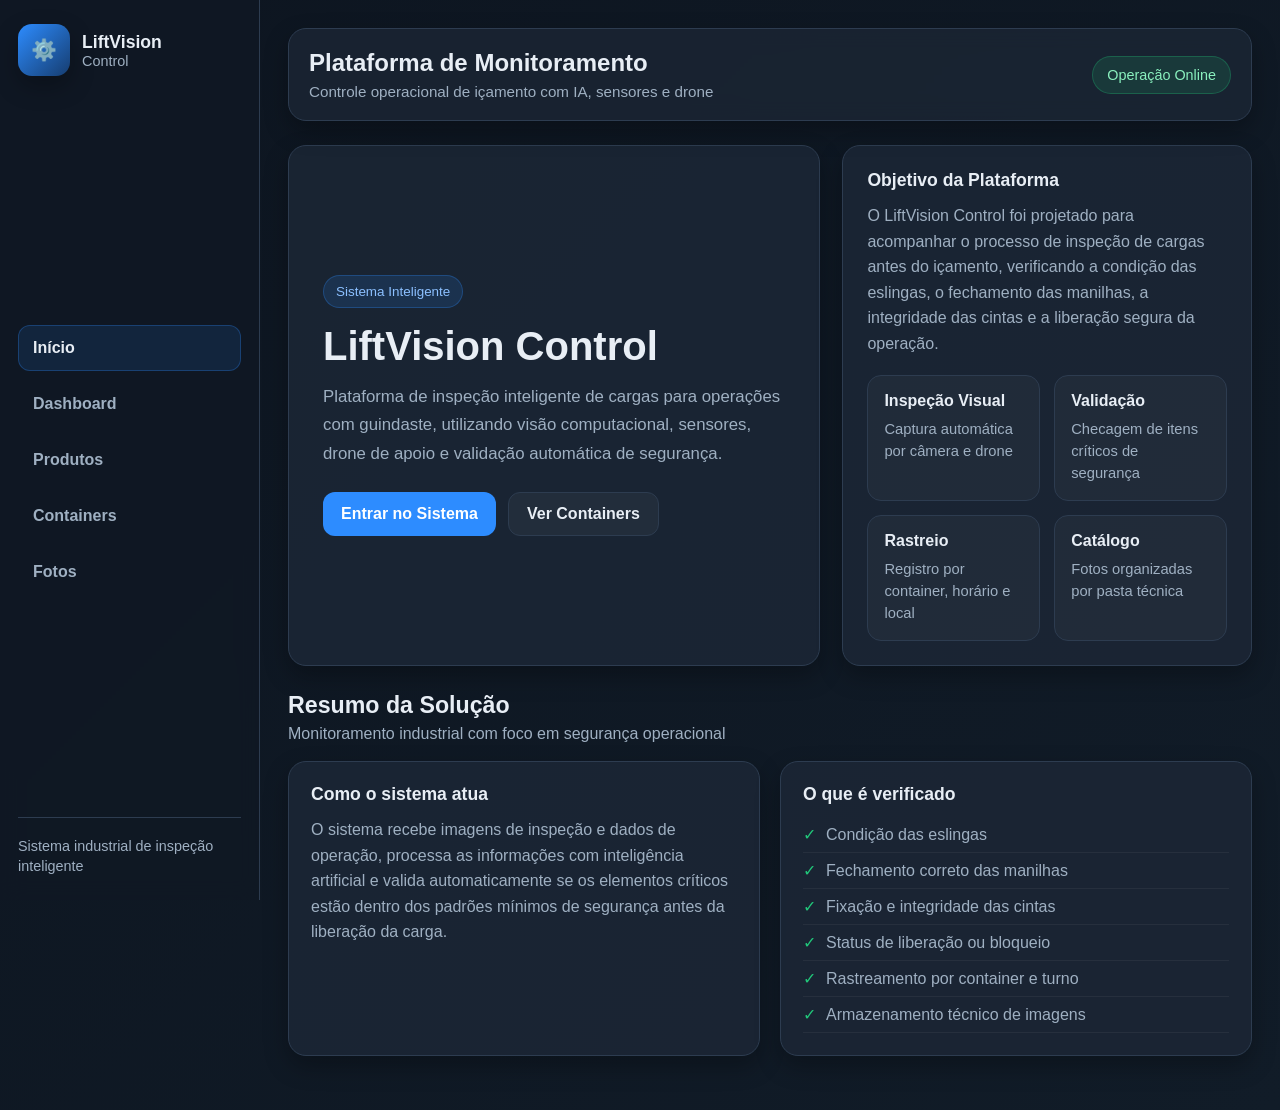
<file: index.html>
<!DOCTYPE html>
<html lang="pt-BR">
<head>
  <meta charset="UTF-8" />
  <meta name="viewport" content="width=device-width, initial-scale=1.0" />
  <title>LiftVision Control | Início</title>
  <link rel="stylesheet" href="style.css" />
</head>
<body data-page="inicio">
  <!-- Sidebar fixa de navegação -->
  <aside class="sidebar" id="sidebar">
    <div class="brand">
      <div class="brand-icon">⚙️</div>
      <div>
        <h1>LiftVision</h1>
        <p>Control</p>
      </div>
    </div>

    <nav class="nav-menu">
      <a href="index.html" class="nav-link active">Início</a>
      <a href="dashboard.html" class="nav-link">Dashboard</a>
      <a href="produtos.html" class="nav-link">Produtos</a>
      <a href="containers.html" class="nav-link">Containers</a>
      <a href="fotos.html" class="nav-link">Fotos</a>
    </nav>

    <div class="sidebar-footer">
      <p>Sistema industrial de inspeção inteligente</p>
    </div>
  </aside>

  <main class="main-content">
    <!-- Cabeçalho topo -->
    <header class="topbar">
      <button class="menu-toggle" id="menuToggle">☰</button>
      <div>
        <h2>Plataforma de Monitoramento</h2>
        <p>Controle operacional de içamento com IA, sensores e drone</p>
      </div>
      <div class="topbar-badge">Operação Online</div>
    </header>

    <!-- Hero principal -->
    <section class="hero-section">
      <div class="hero-card">
        <span class="section-tag">Sistema Inteligente</span>
        <h1>LiftVision Control</h1>
        <p class="hero-subtitle">
          Plataforma de inspeção inteligente de cargas para operações com guindaste,
          utilizando visão computacional, sensores, drone de apoio e validação automática
          de segurança.
        </p>

        <div class="hero-buttons">
          <a href="dashboard.html" class="btn btn-primary">Entrar no Sistema</a>
          <a href="containers.html" class="btn btn-secondary">Ver Containers</a>
        </div>
      </div>

      <div class="hero-panel">
        <div class="info-box">
          <h3>Objetivo da Plataforma</h3>
          <p>
            O LiftVision Control foi projetado para acompanhar o processo de inspeção
            de cargas antes do içamento, verificando a condição das eslingas,
            o fechamento das manilhas, a integridade das cintas e a liberação segura
            da operação.
          </p>
        </div>

        <div class="mini-grid">
          <div class="mini-card">
            <strong>Inspeção Visual</strong>
            <span>Captura automática por câmera e drone</span>
          </div>
          <div class="mini-card">
            <strong>Validação</strong>
            <span>Checagem de itens críticos de segurança</span>
          </div>
          <div class="mini-card">
            <strong>Rastreio</strong>
            <span>Registro por container, horário e local</span>
          </div>
          <div class="mini-card">
            <strong>Catálogo</strong>
            <span>Fotos organizadas por pasta técnica</span>
          </div>
        </div>
      </div>
    </section>

    <!-- Resumo institucional -->
    <section class="content-section">
      <div class="section-header">
        <h2>Resumo da Solução</h2>
        <p>Monitoramento industrial com foco em segurança operacional</p>
      </div>

      <div class="grid-2">
        <div class="panel">
          <h3>Como o sistema atua</h3>
          <p>
            O sistema recebe imagens de inspeção e dados de operação, processa as informações
            com inteligência artificial e valida automaticamente se os elementos críticos
            estão dentro dos padrões mínimos de segurança antes da liberação da carga.
          </p>
        </div>

        <div class="panel">
          <h3>O que é verificado</h3>
          <ul class="check-list">
            <li>Condição das eslingas</li>
            <li>Fechamento correto das manilhas</li>
            <li>Fixação e integridade das cintas</li>
            <li>Status de liberação ou bloqueio</li>
            <li>Rastreamento por container e turno</li>
            <li>Armazenamento técnico de imagens</li>
          </ul>
        </div>
      </div>
    </section>
  </main>

  <script src="script.js"></script>
</body>
</html>
</file>
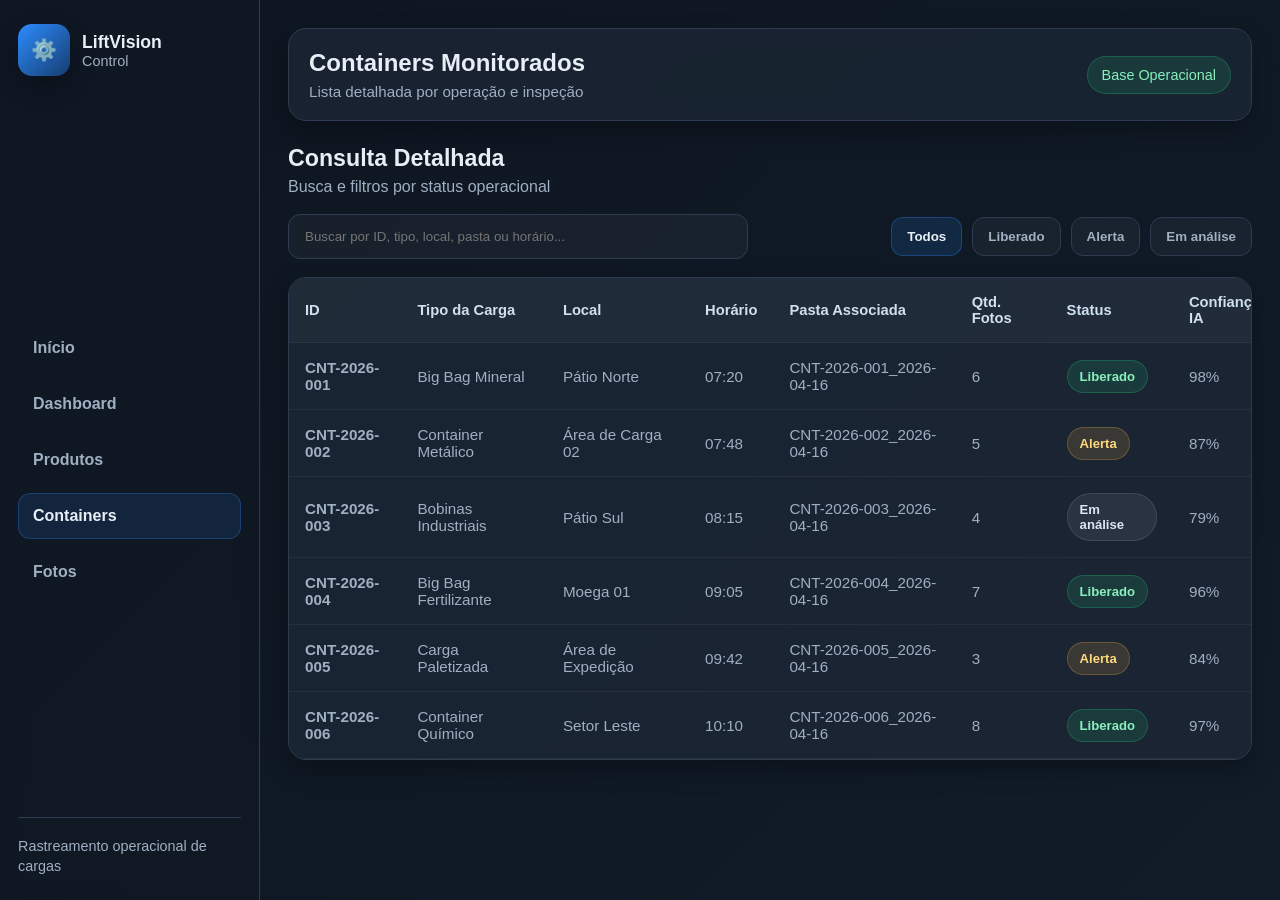
<file: containers.html>
<!DOCTYPE html>
<html lang="pt-BR">
<head>
  <meta charset="UTF-8" />
  <meta name="viewport" content="width=device-width, initial-scale=1.0" />
  <title>LiftVision Control | Containers</title>
  <link rel="stylesheet" href="style.css" />
</head>
<body data-page="containers">
  <aside class="sidebar" id="sidebar">
    <div class="brand">
      <div class="brand-icon">⚙️</div>
      <div>
        <h1>LiftVision</h1>
        <p>Control</p>
      </div>
    </div>

    <nav class="nav-menu">
      <a href="index.html" class="nav-link">Início</a>
      <a href="dashboard.html" class="nav-link">Dashboard</a>
      <a href="produtos.html" class="nav-link">Produtos</a>
      <a href="containers.html" class="nav-link active">Containers</a>
      <a href="fotos.html" class="nav-link">Fotos</a>
    </nav>

    <div class="sidebar-footer">
      <p>Rastreamento operacional de cargas</p>
    </div>
  </aside>

  <main class="main-content">
    <header class="topbar">
      <button class="menu-toggle" id="menuToggle">☰</button>
      <div>
        <h2>Containers Monitorados</h2>
        <p>Lista detalhada por operação e inspeção</p>
      </div>
      <div class="topbar-badge">Base Operacional</div>
    </header>

    <section class="content-section">
      <div class="section-header">
        <h2>Consulta Detalhada</h2>
        <p>Busca e filtros por status operacional</p>
      </div>

      <div class="toolbar toolbar-wrap">
        <input
          type="text"
          id="containerSearch"
          class="search-input"
          placeholder="Buscar por ID, tipo, local, pasta ou horário..."
        />

        <div class="filter-group">
          <button class="filter-btn active" data-filter="todos">Todos</button>
          <button class="filter-btn" data-filter="liberado">Liberado</button>
          <button class="filter-btn" data-filter="alerta">Alerta</button>
          <button class="filter-btn" data-filter="em análise">Em análise</button>
        </div>
      </div>

      <div class="table-wrapper">
        <table class="data-table">
          <thead>
            <tr>
              <th>ID</th>
              <th>Tipo da Carga</th>
              <th>Local</th>
              <th>Horário</th>
              <th>Pasta Associada</th>
              <th>Qtd. Fotos</th>
              <th>Status</th>
              <th>Confiança IA</th>
            </tr>
          </thead>
          <tbody id="containersTableBody"></tbody>
        </table>
      </div>
    </section>
  </main>

  <script src="script.js"></script>
</body>
</html>
</file>
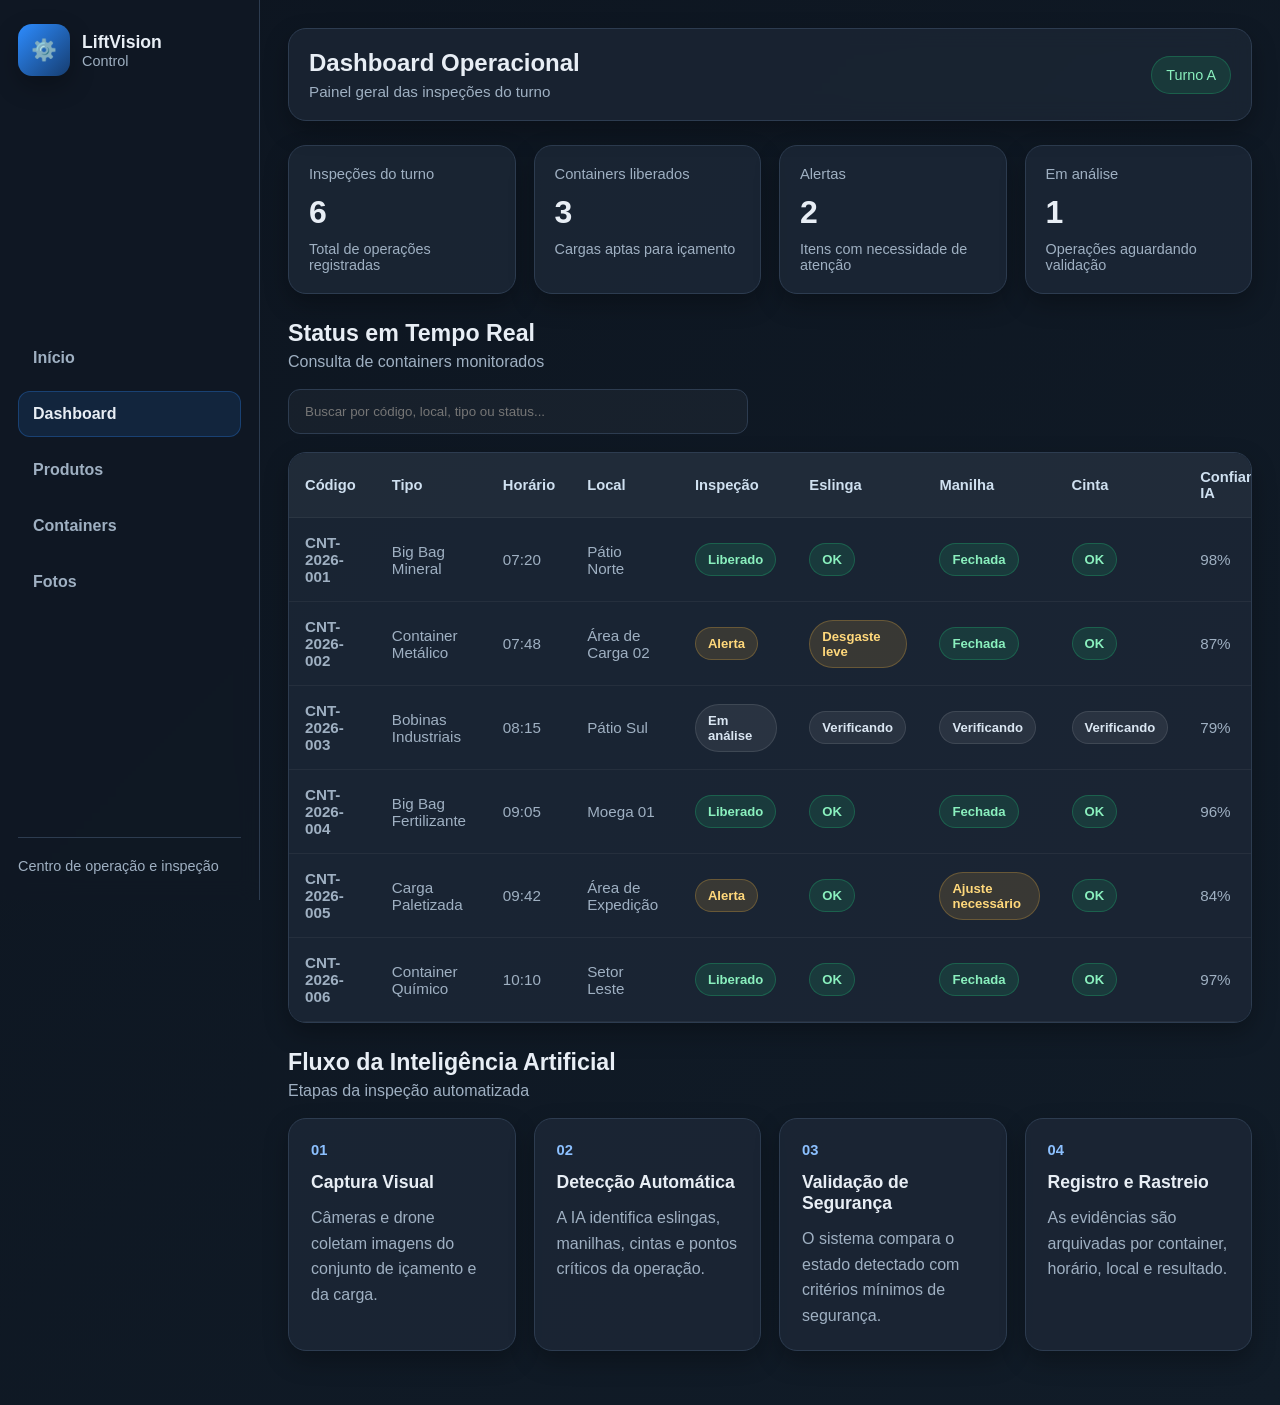
<file: dashboard.html>
<!DOCTYPE html>
<html lang="pt-BR">
<head>
  <meta charset="UTF-8" />
  <meta name="viewport" content="width=device-width, initial-scale=1.0" />
  <title>LiftVision Control | Dashboard</title>
  <link rel="stylesheet" href="style.css" />
</head>
<body data-page="dashboard">
  <aside class="sidebar" id="sidebar">
    <div class="brand">
      <div class="brand-icon">⚙️</div>
      <div>
        <h1>LiftVision</h1>
        <p>Control</p>
      </div>
    </div>

    <nav class="nav-menu">
      <a href="index.html" class="nav-link">Início</a>
      <a href="dashboard.html" class="nav-link active">Dashboard</a>
      <a href="produtos.html" class="nav-link">Produtos</a>
      <a href="containers.html" class="nav-link">Containers</a>
      <a href="fotos.html" class="nav-link">Fotos</a>
    </nav>

    <div class="sidebar-footer">
      <p>Centro de operação e inspeção</p>
    </div>
  </aside>

  <main class="main-content">
    <header class="topbar">
      <button class="menu-toggle" id="menuToggle">☰</button>
      <div>
        <h2>Dashboard Operacional</h2>
        <p>Painel geral das inspeções do turno</p>
      </div>
      <div class="topbar-badge">Turno A</div>
    </header>

    <!-- Indicadores -->
    <section class="cards-grid stats-grid" id="dashboardStats"></section>

    <!-- Busca -->
    <section class="content-section">
      <div class="section-header">
        <h2>Status em Tempo Real</h2>
        <p>Consulta de containers monitorados</p>
      </div>

      <div class="toolbar">
        <input
          type="text"
          id="dashboardSearch"
          class="search-input"
          placeholder="Buscar por código, local, tipo ou status..."
        />
      </div>

      <div class="table-wrapper">
        <table class="data-table">
          <thead>
            <tr>
              <th>Código</th>
              <th>Tipo</th>
              <th>Horário</th>
              <th>Local</th>
              <th>Inspeção</th>
              <th>Eslinga</th>
              <th>Manilha</th>
              <th>Cinta</th>
              <th>Confiança IA</th>
            </tr>
          </thead>
          <tbody id="dashboardTableBody"></tbody>
        </table>
      </div>
    </section>

    <!-- Fluxo da IA -->
    <section class="content-section">
      <div class="section-header">
        <h2>Fluxo da Inteligência Artificial</h2>
        <p>Etapas da inspeção automatizada</p>
      </div>

      <div class="flow-grid">
        <div class="flow-card">
          <span class="flow-number">01</span>
          <h3>Captura Visual</h3>
          <p>Câmeras e drone coletam imagens do conjunto de içamento e da carga.</p>
        </div>

        <div class="flow-card">
          <span class="flow-number">02</span>
          <h3>Detecção Automática</h3>
          <p>A IA identifica eslingas, manilhas, cintas e pontos críticos da operação.</p>
        </div>

        <div class="flow-card">
          <span class="flow-number">03</span>
          <h3>Validação de Segurança</h3>
          <p>O sistema compara o estado detectado com critérios mínimos de segurança.</p>
        </div>

        <div class="flow-card">
          <span class="flow-number">04</span>
          <h3>Registro e Rastreio</h3>
          <p>As evidências são arquivadas por container, horário, local e resultado.</p>
        </div>
      </div>
    </section>
  </main>

  <script src="script.js"></script>
</body>
</html>
</file>
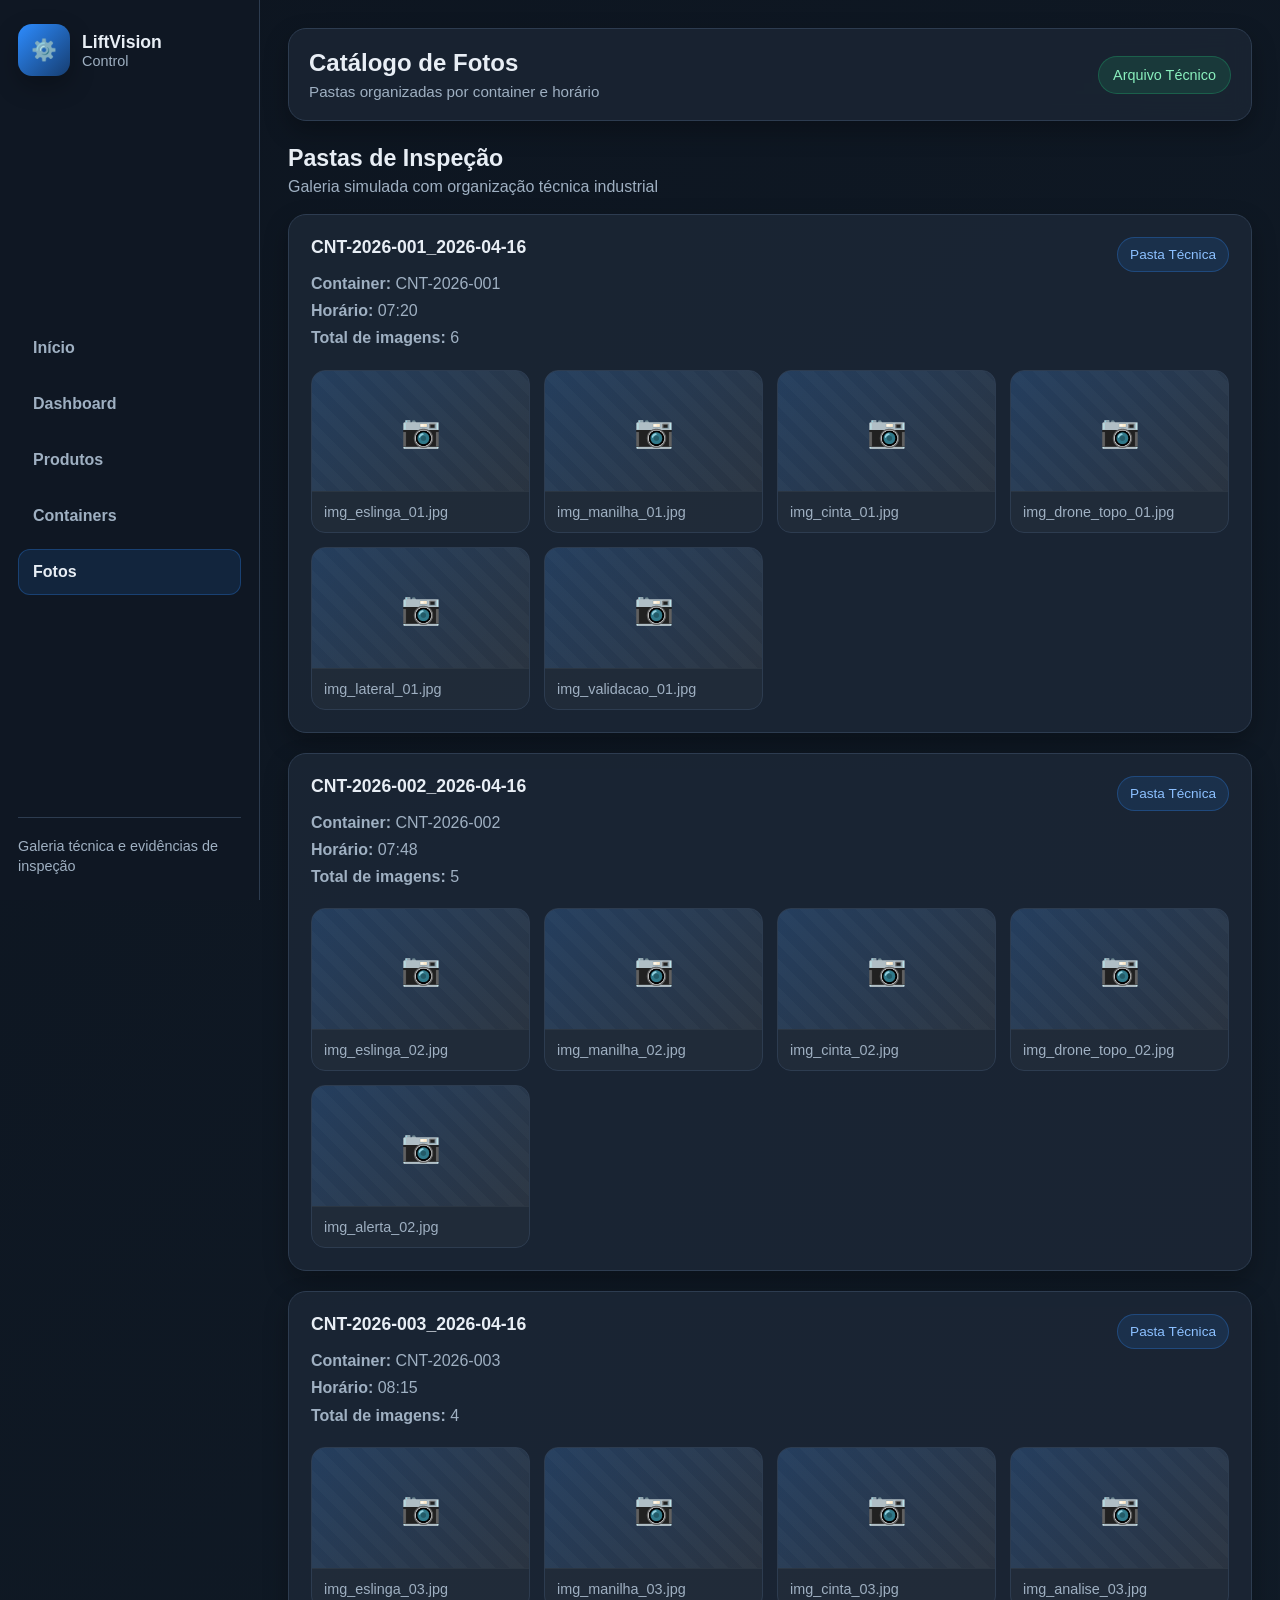
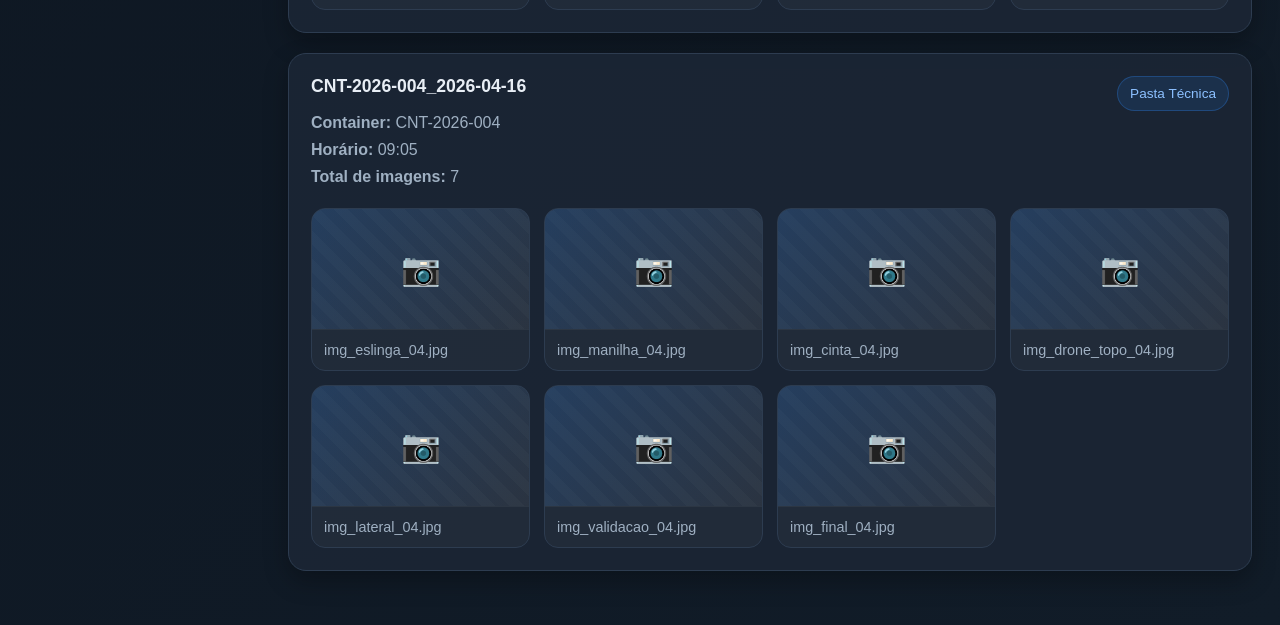
<file: fotos.html>
<!DOCTYPE html>
<html lang="pt-BR">
<head>
  <meta charset="UTF-8" />
  <meta name="viewport" content="width=device-width, initial-scale=1.0" />
  <title>LiftVision Control | Fotos</title>
  <link rel="stylesheet" href="style.css" />
</head>
<body data-page="fotos">
  <aside class="sidebar" id="sidebar">
    <div class="brand">
      <div class="brand-icon">⚙️</div>
      <div>
        <h1>LiftVision</h1>
        <p>Control</p>
      </div>
    </div>

    <nav class="nav-menu">
      <a href="index.html" class="nav-link">Início</a>
      <a href="dashboard.html" class="nav-link">Dashboard</a>
      <a href="produtos.html" class="nav-link">Produtos</a>
      <a href="containers.html" class="nav-link">Containers</a>
      <a href="fotos.html" class="nav-link active">Fotos</a>
    </nav>

    <div class="sidebar-footer">
      <p>Galeria técnica e evidências de inspeção</p>
    </div>
  </aside>

  <main class="main-content">
    <header class="topbar">
      <button class="menu-toggle" id="menuToggle">☰</button>
      <div>
        <h2>Catálogo de Fotos</h2>
        <p>Pastas organizadas por container e horário</p>
      </div>
      <div class="topbar-badge">Arquivo Técnico</div>
    </header>

    <section class="content-section">
      <div class="section-header">
        <h2>Pastas de Inspeção</h2>
        <p>Galeria simulada com organização técnica industrial</p>
      </div>

      <div id="fotosGrid" class="gallery-folder-list"></div>
    </section>
  </main>

  <script src="script.js"></script>
</body>
</html>
</file>
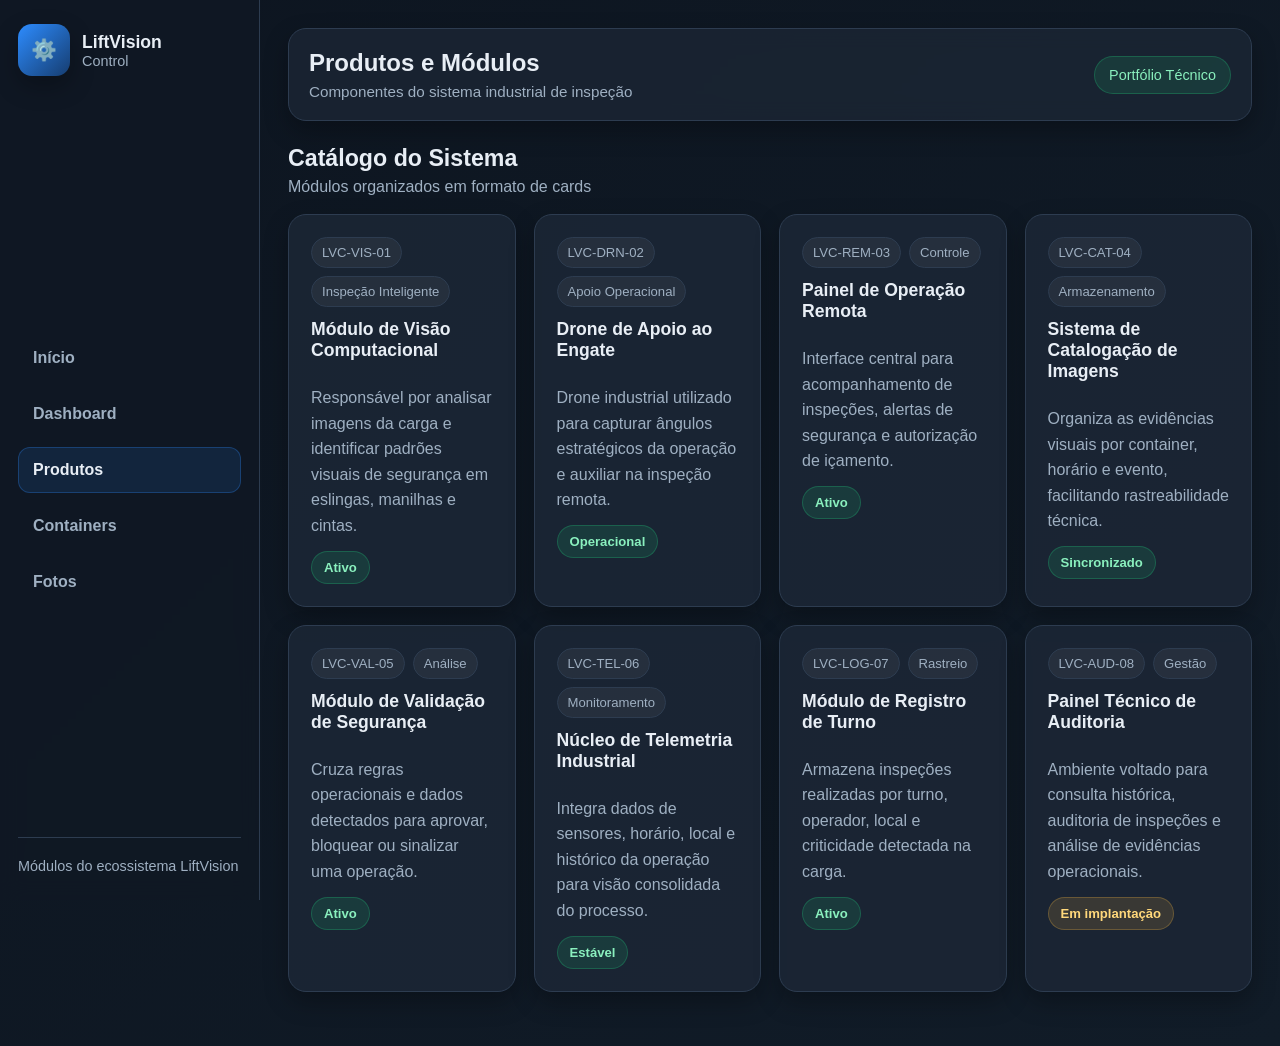
<file: produtos.html>
<!DOCTYPE html>
<html lang="pt-BR">
<head>
  <meta charset="UTF-8" />
  <meta name="viewport" content="width=device-width, initial-scale=1.0" />
  <title>LiftVision Control | Produtos</title>
  <link rel="stylesheet" href="style.css" />
</head>
<body data-page="produtos">
  <aside class="sidebar" id="sidebar">
    <div class="brand">
      <div class="brand-icon">⚙️</div>
      <div>
        <h1>LiftVision</h1>
        <p>Control</p>
      </div>
    </div>

    <nav class="nav-menu">
      <a href="index.html" class="nav-link">Início</a>
      <a href="dashboard.html" class="nav-link">Dashboard</a>
      <a href="produtos.html" class="nav-link active">Produtos</a>
      <a href="containers.html" class="nav-link">Containers</a>
      <a href="fotos.html" class="nav-link">Fotos</a>
    </nav>

    <div class="sidebar-footer">
      <p>Módulos do ecossistema LiftVision</p>
    </div>
  </aside>

  <main class="main-content">
    <header class="topbar">
      <button class="menu-toggle" id="menuToggle">☰</button>
      <div>
        <h2>Produtos e Módulos</h2>
        <p>Componentes do sistema industrial de inspeção</p>
      </div>
      <div class="topbar-badge">Portfólio Técnico</div>
    </header>

    <section class="content-section">
      <div class="section-header">
        <h2>Catálogo do Sistema</h2>
        <p>Módulos organizados em formato de cards</p>
      </div>

      <div class="cards-grid" id="produtosGrid"></div>
    </section>
  </main>

  <script src="script.js"></script>
</body>
</html>
</file>
<file: style.css>
/* =========================================================
   LIFTVISION CONTROL - ESTILOS GERAIS
   Arquivo central de estilo do sistema
========================================================= */

:root {
  --bg: #0f1722;
  --bg-soft: #151f2d;
  --panel: #1c2736;
  --panel-2: #223145;
  --border: #2d3c50;
  --text: #e8eef5;
  --text-soft: #9fb0c2;
  --primary: #2d8cff;
  --primary-hover: #56a2ff;
  --success: #21c77a;
  --warning: #f3b63f;
  --danger: #ff5d73;
  --shadow: 0 10px 24px rgba(0, 0, 0, 0.28);
  --radius: 18px;
  --transition: 0.25s ease;
  --sidebar-width: 260px;
}

/* Reset básico */
* {
  margin: 0;
  padding: 0;
  box-sizing: border-box;
}

/* Configuração geral */
body {
  font-family: Arial, Helvetica, sans-serif;
  background: linear-gradient(135deg, #0d1520, #111c28);
  color: var(--text);
  min-height: 100vh;
}

/* Links */
a {
  text-decoration: none;
  color: inherit;
}

/* Sidebar fixa */
.sidebar {
  position: fixed;
  top: 0;
  left: 0;
  width: var(--sidebar-width);
  height: 100vh;
  background: rgba(16, 24, 36, 0.96);
  border-right: 1px solid var(--border);
  padding: 24px 18px;
  display: flex;
  flex-direction: column;
  justify-content: space-between;
  backdrop-filter: blur(10px);
  z-index: 1000;
}

.brand {
  display: flex;
  align-items: center;
  gap: 12px;
  margin-bottom: 28px;
}

.brand-icon {
  width: 52px;
  height: 52px;
  border-radius: 14px;
  display: grid;
  place-items: center;
  background: linear-gradient(135deg, var(--primary), #163d70);
  box-shadow: var(--shadow);
  font-size: 1.3rem;
}

.brand h1 {
  font-size: 1.1rem;
  font-weight: 700;
}

.brand p {
  font-size: 0.9rem;
  color: var(--text-soft);
}

.nav-menu {
  display: flex;
  flex-direction: column;
  gap: 10px;
}

.nav-link {
  padding: 13px 14px;
  border-radius: 12px;
  color: var(--text-soft);
  font-weight: 600;
  transition: var(--transition);
  border: 1px solid transparent;
}

.nav-link:hover,
.nav-link.active {
  background: rgba(45, 140, 255, 0.12);
  color: var(--text);
  border-color: rgba(45, 140, 255, 0.28);
}

.sidebar-footer {
  border-top: 1px solid var(--border);
  padding-top: 18px;
  color: var(--text-soft);
  font-size: 0.9rem;
  line-height: 1.4;
}

/* Área principal */
.main-content {
  margin-left: var(--sidebar-width);
  min-height: 100vh;
  padding: 28px;
}

/* Topbar */
.topbar {
  display: flex;
  align-items: center;
  justify-content: space-between;
  gap: 16px;
  margin-bottom: 24px;
  padding: 20px;
  background: rgba(28, 39, 54, 0.75);
  border: 1px solid var(--border);
  border-radius: var(--radius);
  box-shadow: var(--shadow);
  backdrop-filter: blur(10px);
}

.topbar h2 {
  font-size: 1.5rem;
  margin-bottom: 6px;
}

.topbar p {
  color: var(--text-soft);
  font-size: 0.95rem;
}

.topbar-badge {
  padding: 10px 14px;
  border-radius: 999px;
  background: rgba(33, 199, 122, 0.14);
  color: #8af0be;
  border: 1px solid rgba(33, 199, 122, 0.28);
  font-size: 0.9rem;
  white-space: nowrap;
}

.menu-toggle {
  display: none;
  font-size: 1.2rem;
  color: var(--text);
  background: transparent;
  border: 1px solid var(--border);
  border-radius: 10px;
  padding: 8px 12px;
  cursor: pointer;
}

/* Hero da home */
.hero-section {
  display: grid;
  grid-template-columns: 1.3fr 1fr;
  gap: 22px;
  margin-bottom: 26px;
}

.hero-card,
.hero-panel,
.panel,
.flow-card,
.product-card,
.folder-card,
.stat-card {
  background: rgba(28, 39, 54, 0.84);
  border: 1px solid var(--border);
  border-radius: var(--radius);
  box-shadow: var(--shadow);
}

.hero-card {
  padding: 34px;
  min-height: 360px;
  display: flex;
  flex-direction: column;
  justify-content: center;
}

.section-tag {
  display: inline-block;
  width: fit-content;
  padding: 8px 12px;
  margin-bottom: 16px;
  font-size: 0.84rem;
  border-radius: 999px;
  background: rgba(45, 140, 255, 0.14);
  color: #8cc0ff;
  border: 1px solid rgba(45, 140, 255, 0.28);
}

.hero-card h1 {
  font-size: 2.5rem;
  margin-bottom: 14px;
}

.hero-subtitle {
  color: var(--text-soft);
  font-size: 1.05rem;
  line-height: 1.7;
  margin-bottom: 24px;
  max-width: 760px;
}

.hero-buttons {
  display: flex;
  flex-wrap: wrap;
  gap: 12px;
}

.btn {
  padding: 12px 18px;
  border-radius: 12px;
  font-weight: 700;
  transition: var(--transition);
  display: inline-flex;
  align-items: center;
  justify-content: center;
}

.btn-primary {
  background: var(--primary);
  color: white;
}

.btn-primary:hover {
  background: var(--primary-hover);
  transform: translateY(-2px);
}

.btn-secondary {
  background: rgba(255, 255, 255, 0.04);
  border: 1px solid var(--border);
  color: var(--text);
}

.btn-secondary:hover {
  background: rgba(255, 255, 255, 0.08);
}

.hero-panel {
  padding: 24px;
}

.info-box {
  margin-bottom: 18px;
}

.info-box h3,
.panel h3,
.product-card h3,
.folder-header h3,
.flow-card h3 {
  margin-bottom: 12px;
  font-size: 1.1rem;
}

.info-box p,
.panel p,
.product-card p,
.flow-card p {
  color: var(--text-soft);
  line-height: 1.6;
}

.mini-grid {
  display: grid;
  grid-template-columns: repeat(2, 1fr);
  gap: 14px;
}

.mini-card {
  background: rgba(255, 255, 255, 0.03);
  border: 1px solid var(--border);
  border-radius: 14px;
  padding: 16px;
}

.mini-card strong {
  display: block;
  margin-bottom: 8px;
}

.mini-card span {
  color: var(--text-soft);
  font-size: 0.92rem;
  line-height: 1.5;
}

/* Seções */
.content-section {
  margin-bottom: 26px;
}

.section-header {
  margin-bottom: 18px;
}

.section-header h2 {
  font-size: 1.45rem;
  margin-bottom: 6px;
}

.section-header p {
  color: var(--text-soft);
}

/* Painéis e grids */
.grid-2 {
  display: grid;
  grid-template-columns: repeat(2, 1fr);
  gap: 20px;
}

.panel {
  padding: 22px;
}

.check-list {
  list-style: none;
}

.check-list li {
  color: var(--text-soft);
  padding: 8px 0;
  border-bottom: 1px solid rgba(255, 255, 255, 0.05);
}

.check-list li::before {
  content: "✓";
  color: var(--success);
  margin-right: 10px;
}

/* Cards de estatística */
.cards-grid {
  display: grid;
  gap: 18px;
}

.stats-grid {
  grid-template-columns: repeat(4, 1fr);
  margin-bottom: 26px;
}

.stat-card {
  padding: 20px;
  transition: var(--transition);
}

.stat-card:hover {
  transform: translateY(-4px);
}

.stat-label {
  color: var(--text-soft);
  font-size: 0.92rem;
  margin-bottom: 12px;
}

.stat-value {
  font-size: 2rem;
  font-weight: 700;
  margin-bottom: 10px;
}

.stat-detail {
  font-size: 0.9rem;
  color: var(--text-soft);
}

/* Barra de busca e filtros */
.toolbar {
  display: flex;
  justify-content: space-between;
  align-items: center;
  gap: 14px;
  margin-bottom: 18px;
}

.toolbar-wrap {
  flex-wrap: wrap;
}

.search-input {
  width: 100%;
  max-width: 460px;
  background: rgba(255, 255, 255, 0.04);
  color: var(--text);
  border: 1px solid var(--border);
  border-radius: 12px;
  padding: 14px 16px;
  outline: none;
  transition: var(--transition);
}

.search-input:focus {
  border-color: var(--primary);
  box-shadow: 0 0 0 3px rgba(45, 140, 255, 0.12);
}

.filter-group {
  display: flex;
  flex-wrap: wrap;
  gap: 10px;
}

.filter-btn {
  padding: 11px 15px;
  border-radius: 12px;
  background: rgba(255, 255, 255, 0.04);
  color: var(--text-soft);
  border: 1px solid var(--border);
  cursor: pointer;
  transition: var(--transition);
  font-weight: 600;
}

.filter-btn:hover,
.filter-btn.active {
  background: rgba(45, 140, 255, 0.14);
  color: var(--text);
  border-color: rgba(45, 140, 255, 0.3);
}

/* Tabelas */
.table-wrapper {
  overflow-x: auto;
  background: rgba(28, 39, 54, 0.84);
  border: 1px solid var(--border);
  border-radius: var(--radius);
  box-shadow: var(--shadow);
}

.data-table {
  width: 100%;
  border-collapse: collapse;
  min-width: 1000px;
}

.data-table th,
.data-table td {
  text-align: left;
  padding: 16px;
  border-bottom: 1px solid rgba(255, 255, 255, 0.05);
}

.data-table th {
  color: #cfe0f0;
  background: rgba(255, 255, 255, 0.03);
  font-size: 0.92rem;
}

.data-table td {
  color: var(--text-soft);
  font-size: 0.95rem;
}

.data-table tr:hover td {
  background: rgba(255, 255, 255, 0.02);
}

/* Badges */
.badge {
  display: inline-flex;
  align-items: center;
  gap: 8px;
  font-weight: 700;
  font-size: 0.82rem;
  border-radius: 999px;
  padding: 8px 12px;
  border: 1px solid transparent;
}

.badge.success {
  background: rgba(33, 199, 122, 0.14);
  color: #8af0be;
  border-color: rgba(33, 199, 122, 0.28);
}

.badge.warning {
  background: rgba(243, 182, 63, 0.14);
  color: #ffd87b;
  border-color: rgba(243, 182, 63, 0.26);
}

.badge.danger {
  background: rgba(255, 93, 115, 0.14);
  color: #ff98a7;
  border-color: rgba(255, 93, 115, 0.28);
}

.badge.neutral {
  background: rgba(255, 255, 255, 0.07);
  color: #dae6f2;
  border-color: rgba(255, 255, 255, 0.1);
}

/* Fluxo da IA */
.flow-grid {
  display: grid;
  grid-template-columns: repeat(4, 1fr);
  gap: 18px;
}

.flow-card {
  padding: 22px;
}

.flow-number {
  display: inline-block;
  margin-bottom: 14px;
  font-size: 0.92rem;
  font-weight: 700;
  color: #8cc0ff;
}

/* Produtos */
#produtosGrid {
  grid-template-columns: repeat(4, 1fr);
}

.product-card {
  padding: 22px;
  display: flex;
  flex-direction: column;
  gap: 12px;
}

.product-meta {
  display: flex;
  flex-wrap: wrap;
  gap: 8px;
}

.meta-chip {
  padding: 7px 10px;
  border-radius: 999px;
  background: rgba(255, 255, 255, 0.05);
  color: var(--text-soft);
  font-size: 0.82rem;
  border: 1px solid var(--border);
}

/* Fotos */
.gallery-folder-list {
  display: grid;
  gap: 20px;
}

.folder-card {
  padding: 22px;
}

.folder-header {
  display: flex;
  justify-content: space-between;
  gap: 18px;
  align-items: flex-start;
  margin-bottom: 18px;
  flex-wrap: wrap;
}

.folder-info p {
  color: var(--text-soft);
  line-height: 1.7;
}

.folder-tag {
  padding: 9px 12px;
  border-radius: 999px;
  background: rgba(45, 140, 255, 0.12);
  color: #8cc0ff;
  border: 1px solid rgba(45, 140, 255, 0.28);
  font-size: 0.85rem;
}

.image-grid {
  display: grid;
  grid-template-columns: repeat(4, 1fr);
  gap: 14px;
}

.image-card {
  background: rgba(255, 255, 255, 0.03);
  border: 1px solid var(--border);
  border-radius: 14px;
  overflow: hidden;
}

.image-preview {
  height: 120px;
  display: grid;
  place-items: center;
  background:
    linear-gradient(135deg, rgba(45, 140, 255, 0.18), rgba(255, 255, 255, 0.03)),
    repeating-linear-gradient(
      45deg,
      rgba(255, 255, 255, 0.03),
      rgba(255, 255, 255, 0.03) 10px,
      rgba(255, 255, 255, 0.01) 10px,
      rgba(255, 255, 255, 0.01) 20px
    );
  color: #d7e8ff;
  font-size: 2rem;
}

.image-name {
  padding: 12px;
  color: var(--text-soft);
  font-size: 0.9rem;
  border-top: 1px solid rgba(255, 255, 255, 0.05);
}

/* Responsividade */
@media (max-width: 1200px) {
  .stats-grid,
  #produtosGrid,
  .flow-grid {
    grid-template-columns: repeat(2, 1fr);
  }

  .image-grid {
    grid-template-columns: repeat(2, 1fr);
  }

  .hero-section,
  .grid-2 {
    grid-template-columns: 1fr;
  }
}

@media (max-width: 900px) {
  .sidebar {
    transform: translateX(-100%);
    transition: var(--transition);
  }

  .sidebar.open {
    transform: translateX(0);
  }

  .main-content {
    margin-left: 0;
    padding: 20px;
  }

  .menu-toggle {
    display: inline-block;
  }

  .topbar {
    align-items: flex-start;
  }

  .stats-grid,
  #produtosGrid,
  .flow-grid,
  .mini-grid,
  .image-grid {
    grid-template-columns: 1fr;
  }

  .topbar {
    flex-wrap: wrap;
  }
}

@media (max-width: 600px) {
  .hero-card h1 {
    font-size: 2rem;
  }

  .search-input {
    max-width: 100%;
  }

  .folder-header {
    flex-direction: column;
  }
}
</file>
